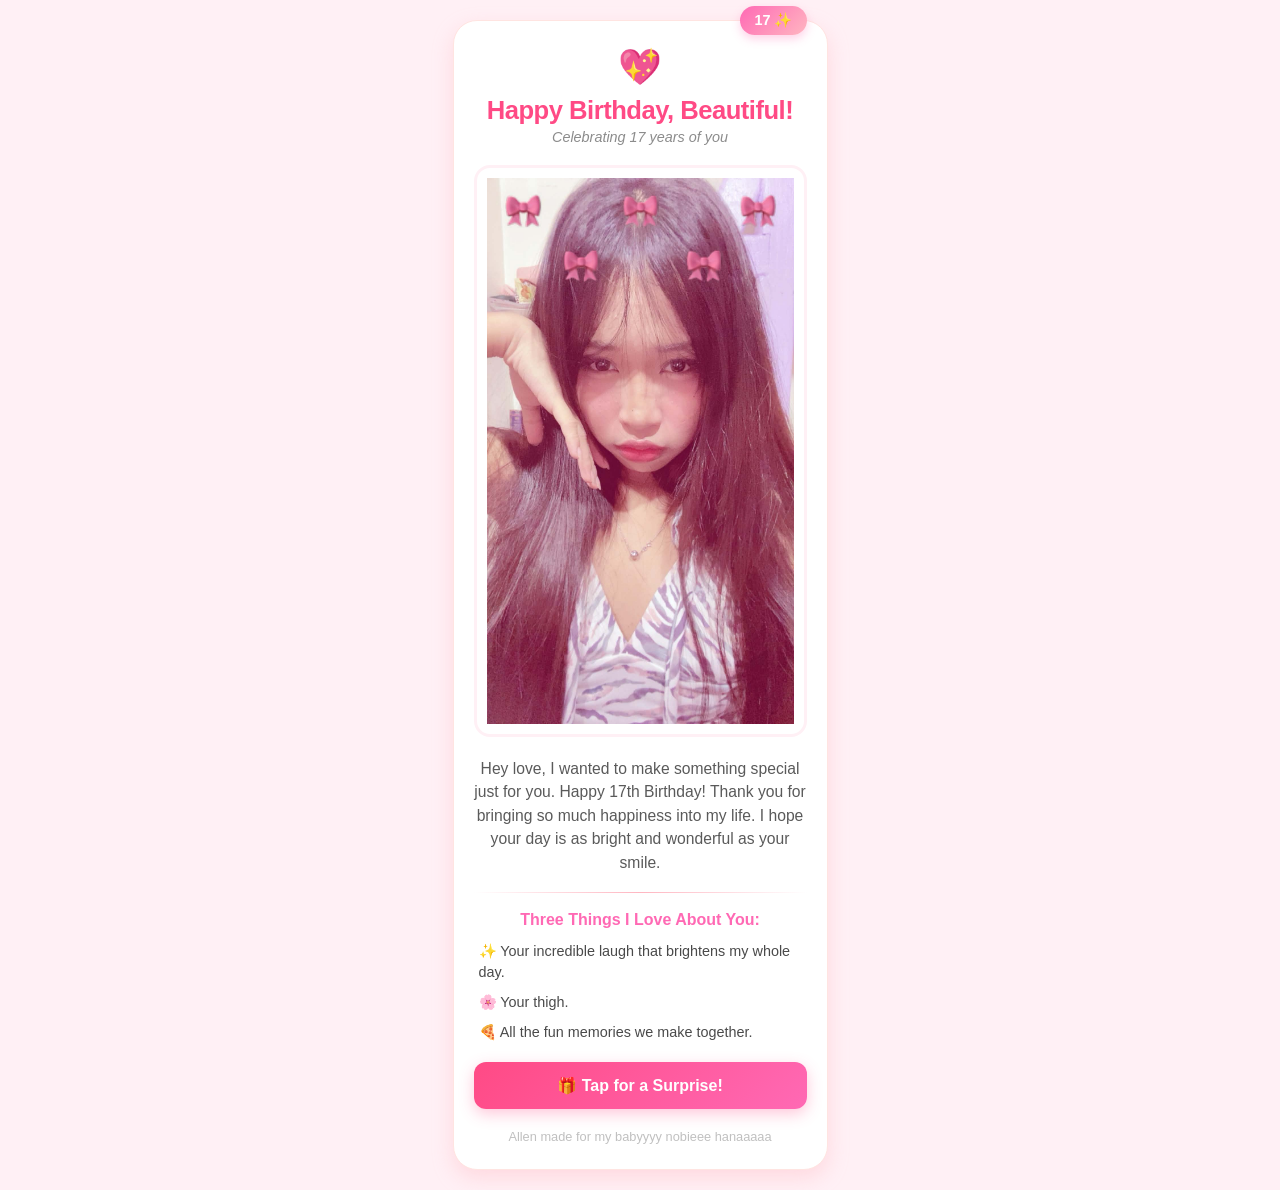
<file: index.html>
<!DOCTYPE html>
<html lang="en">
<head>
    <meta charset="UTF-8">
    <meta name="viewport" content="width=device-width, initial-scale=1.0, maximum-scale=1.0, user-scalable=no">
    <title>Happy 17th Birthday!</title>
    <link rel="icon" type="image/jpg" href="images/logo.jpg">
    <link rel="apple-touch-icon" href="images/logo.jpg">
    <link rel="stylesheet" href="style.css">
</head>
<body>

    <div class="card-container">
        <div class="age-badge">17 ✨</div>

        <header class="header">
            <span class="heart-icon">💖</span>
            <h1>Happy Birthday, Beautiful!</h1>
            <p class="subtitle">Celebrating 17 years of you</p>
        </header>

        <div class="photo-frame">
            <img src="images/hana.jpg" alt="My Favorite Picture of You" class="gf-photo">
        </div>

        <section class="message-section">
            <p>Hey love, I wanted to make something special just for you. Happy 17th Birthday! Thank you for bringing so much happiness into my life. I hope your day is as bright and wonderful as your smile.</p>
        </section>

        <hr class="divider">

        <section class="highlights">
            <h3>Three Things I Love About You:</h3>
            <ul>
                <li>✨ Your incredible laugh that brightens my whole day.</li>
                <li>🌸 Your thigh.</li>
                <li>🍕 All the fun memories we make together.</li>
            </ul>
        </section>

<a href="surprise.html" class="surprise-btn">
    🎁 Tap for a Surprise!
</a>
        </a>

        <footer class="footer">
            <p>Allen made for my babyyyy nobieee hanaaaaa</p>
        </footer>
    </div>

</body>
</html>
</file>
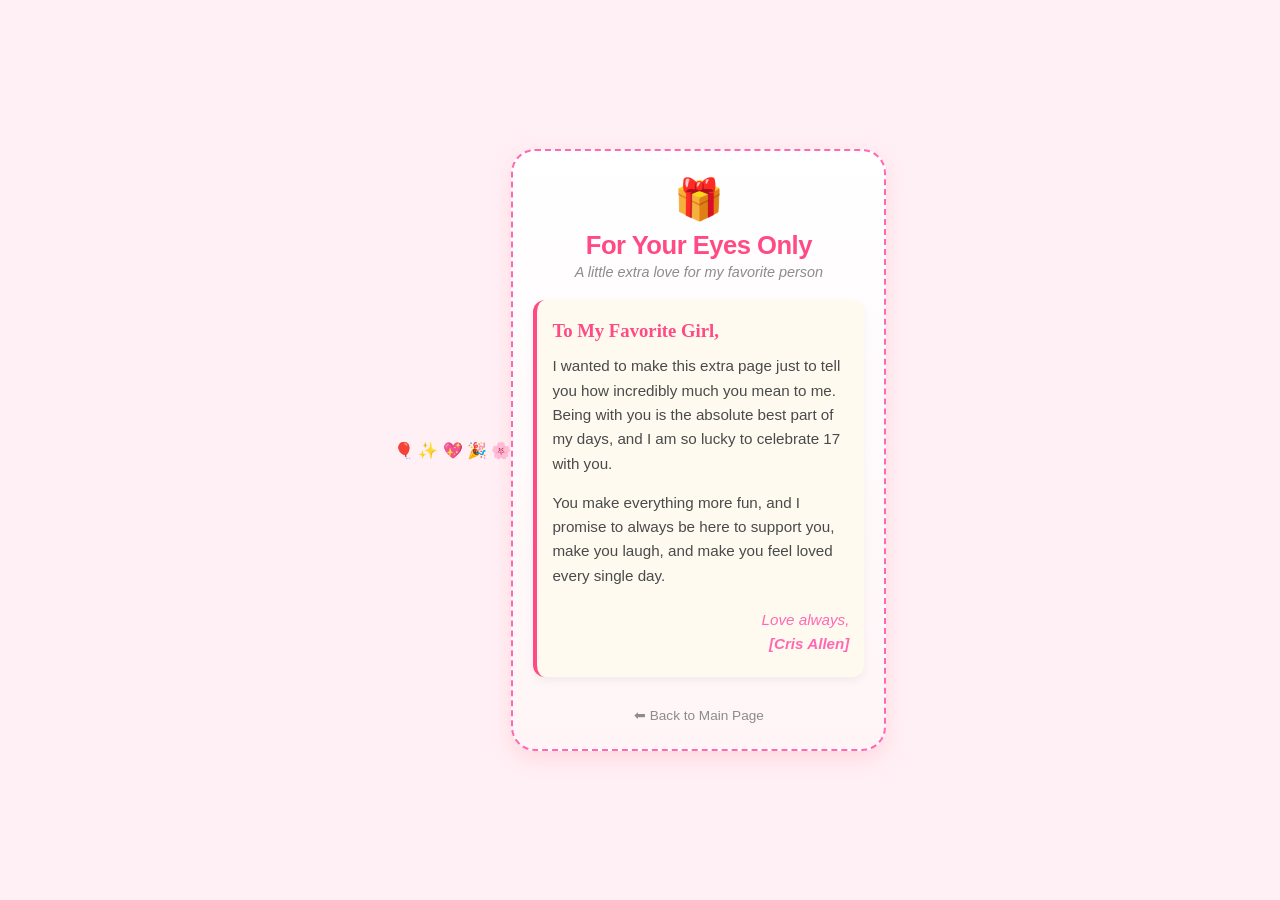
<file: surprise.html>
<!DOCTYPE html>
<html lang="en">
<head>
    <meta charset="UTF-8">
    <meta name="viewport" content="width=device-width, initial-scale=1.0, maximum-scale=1.0, user-scalable=no">
    <title>My Surprise For You 💖</title>
<link rel="icon" type="image/jpg" href="images/logo.jpg">
    <link rel="apple-touch-icon" href="images/logo.jpg">
    <link rel="stylesheet" href="style.css">
</head>
<body>

    <div class="floating-hearts">🎈 ✨ 💖 🎉 🌸</div>

    <div class="card-container surprise-card">
        <header class="header">
            <span class="gift-icon">🎁</span>
            <h1>For Your Eyes Only</h1>
            <p class="subtitle">A little extra love for my favorite person</p>
        </header>

        <div class="secret-letter">
            <h3>To My Favorite Girl,</h3>
            
            <p>I wanted to make this extra page just to tell you how incredibly much you mean to me. Being with you is the absolute best part of my days, and I am so lucky to celebrate 17 with you.</p>
            
            <p>You make everything more fun, and I promise to always be here to support you, make you laugh, and make you feel loved every single day.</p>
            
            <p class="signature">Love always, <br><strong>[Cris Allen]</strong></p>
        </div>

        <a href="index.html" class="back-btn">⬅ Back to Main Page</a>
    </div>

</body>
</html>
</file>
<file: style.css>
* {
    margin: 0;
    padding: 0;
    box-sizing: border-box;
    -webkit-tap-highlight-color: transparent;
}

body {
    background-color: #fff0f5;
    font-family: -apple-system, BlinkMacSystemFont, 'Segoe UI', Roboto, Helvetica, Arial, sans-serif;
    color: #4a4a4a;
    display: flex;
    justify-content: center;
    align-items: center;
    min-height: 100vh;
    padding: 20px;
}

.card-container {
    background-color: #ffffff;
    max-width: 375px; 
    width: 100%;
    padding: 25px 20px;
    border-radius: 24px;
    box-shadow: 0 8px 20px rgba(255, 182, 193, 0.4);
    text-align: center;
    position: relative;
    border: 1px solid #ffe4e1;
}

h1 {
    color: #ff4a85;
    font-size: 1.6rem;
    margin-top: 8px;
    margin-bottom: 4px;
    letter-spacing: -0.5px;
}

.subtitle {
    font-size: 0.9rem;
    color: #8c8c8c;
    font-style: italic;
    margin-bottom: 20px;
}

.divider {
    border: 0;
    height: 1px;
    background: linear-gradient(to right, transparent, #ffb6c1, transparent);
    margin: 18px 0;
}

.footer {
    margin-top: 20px;
    font-size: 0.8rem;
    color: #c0c0c0;
}


.age-badge {
    position: absolute;
    top: -15px;
    right: 20px;
    background: linear-gradient(135deg, #ff69b4, #ffb6c1);
    color: white;
    padding: 6px 14px;
    font-weight: bold;
    font-size: 0.9rem;
    border-radius: 20px;
    box-shadow: 0 4px 10px rgba(255, 105, 180, 0.3);
}

.heart-icon {
    font-size: 2.2rem;
    animation: pulse 1.5s infinite;
    display: inline-block;
}

.photo-frame {
    width: 100%;
    background-color: #ffffff;
    border-radius: 16px;
    overflow: hidden; 
    margin-bottom: 20px;
    border: 3px solid #fff0f5;
    padding: 10px;
    display: flex; 
    justify-content: center;
    align-items: center;
}

.gf-photo {
    width: auto; 
    max-width: 100%;
    height: auto;
    object-fit: contain;  
    display: block;
}

.message-section p {
    font-size: 0.98rem;
    line-height: 1.5;
    color: #5a5a5a;
}

.highlights h3 {
    color: #ff69b4;
    font-size: 1rem;
    margin-bottom: 12px;
}

.highlights ul {
    list-style: none;
    text-align: left;
    padding-left: 5px;
}

.highlights li {
    font-size: 0.9rem;
    margin-bottom: 10px;
    line-height: 1.4;
}

.surprise-btn {
    display: block;
    background: linear-gradient(135deg, #ff4a85, #ff69b4);
    color: white;
    text-decoration: none;
    padding: 14px;
    border-radius: 12px;
    font-weight: bold;
    font-size: 1rem;
    margin-top: 20px;
    box-shadow: 0 5px 15px rgba(255, 74, 133, 0.3);
    animation: glow 2s infinite alternate;
}

.surprise-btn:active {
    transform: scale(0.97);
}


.surprise-card {
    border: 2px dashed #ff69b4;
    background: linear-gradient(#ffffff, #fff5f7);
    animation: slideUp 0.6s ease-out;
}

.gift-icon {
    font-size: 2.5rem;
    display: inline-block;
    animation: wobble 2s infinite;
}

.secret-letter {
    background-color: #fffaf0; 
    border-left: 4px solid #ff4a85;
    padding: 20px 15px;
    border-radius: 12px;
    text-align: left;
    box-shadow: 0 4px 10px rgba(0,0,0,0.05);
    margin-bottom: 20px;
}

.secret-letter h3 {
    color: #ff4a85;
    font-family: 'Georgia', serif;
    margin-bottom: 12px;
}

.secret-letter p {
    font-size: 0.95rem;
    line-height: 1.6;
    color: #4a4a4a;
    margin-bottom: 15px;
}

.secret-letter .signature {
    text-align: right;
    margin-top: 20px;
    margin-bottom: 0;
    font-style: italic;
    color: #ff69b4;
}

.back-btn {
    display: inline-block;
    color: #8c8c8c;
    text-decoration: none;
    font-size: 0.85rem;
    margin-top: 10px;
}

.back-btn:active {
    color: #ff4a85;
}


@keyframes pulse {
    0% { transform: scale(1); }
    50% { transform: scale(1.1); }
    100% { transform: scale(1); }
}

@keyframes glow {
    0% { box-shadow: 0 5px 10px rgba(255, 74, 133, 0.3); }
    100% { box-shadow: 0 5px 20px rgba(255, 74, 133, 0.6); }
}

@keyframes slideUp {
    from { transform: translateY(30px); opacity: 0; }
    to { transform: translateY(0); opacity: 1; }
}

@keyframes wobble {
    0% { transform: rotate(0deg); }
    15% { transform: rotate(-10deg); }
    30% { transform: rotate(10deg); }
    45% { transform: rotate(-5deg); }
    60% { transform: rotate(5deg); }
    100% { transform: rotate(0deg); }
}
</file>
